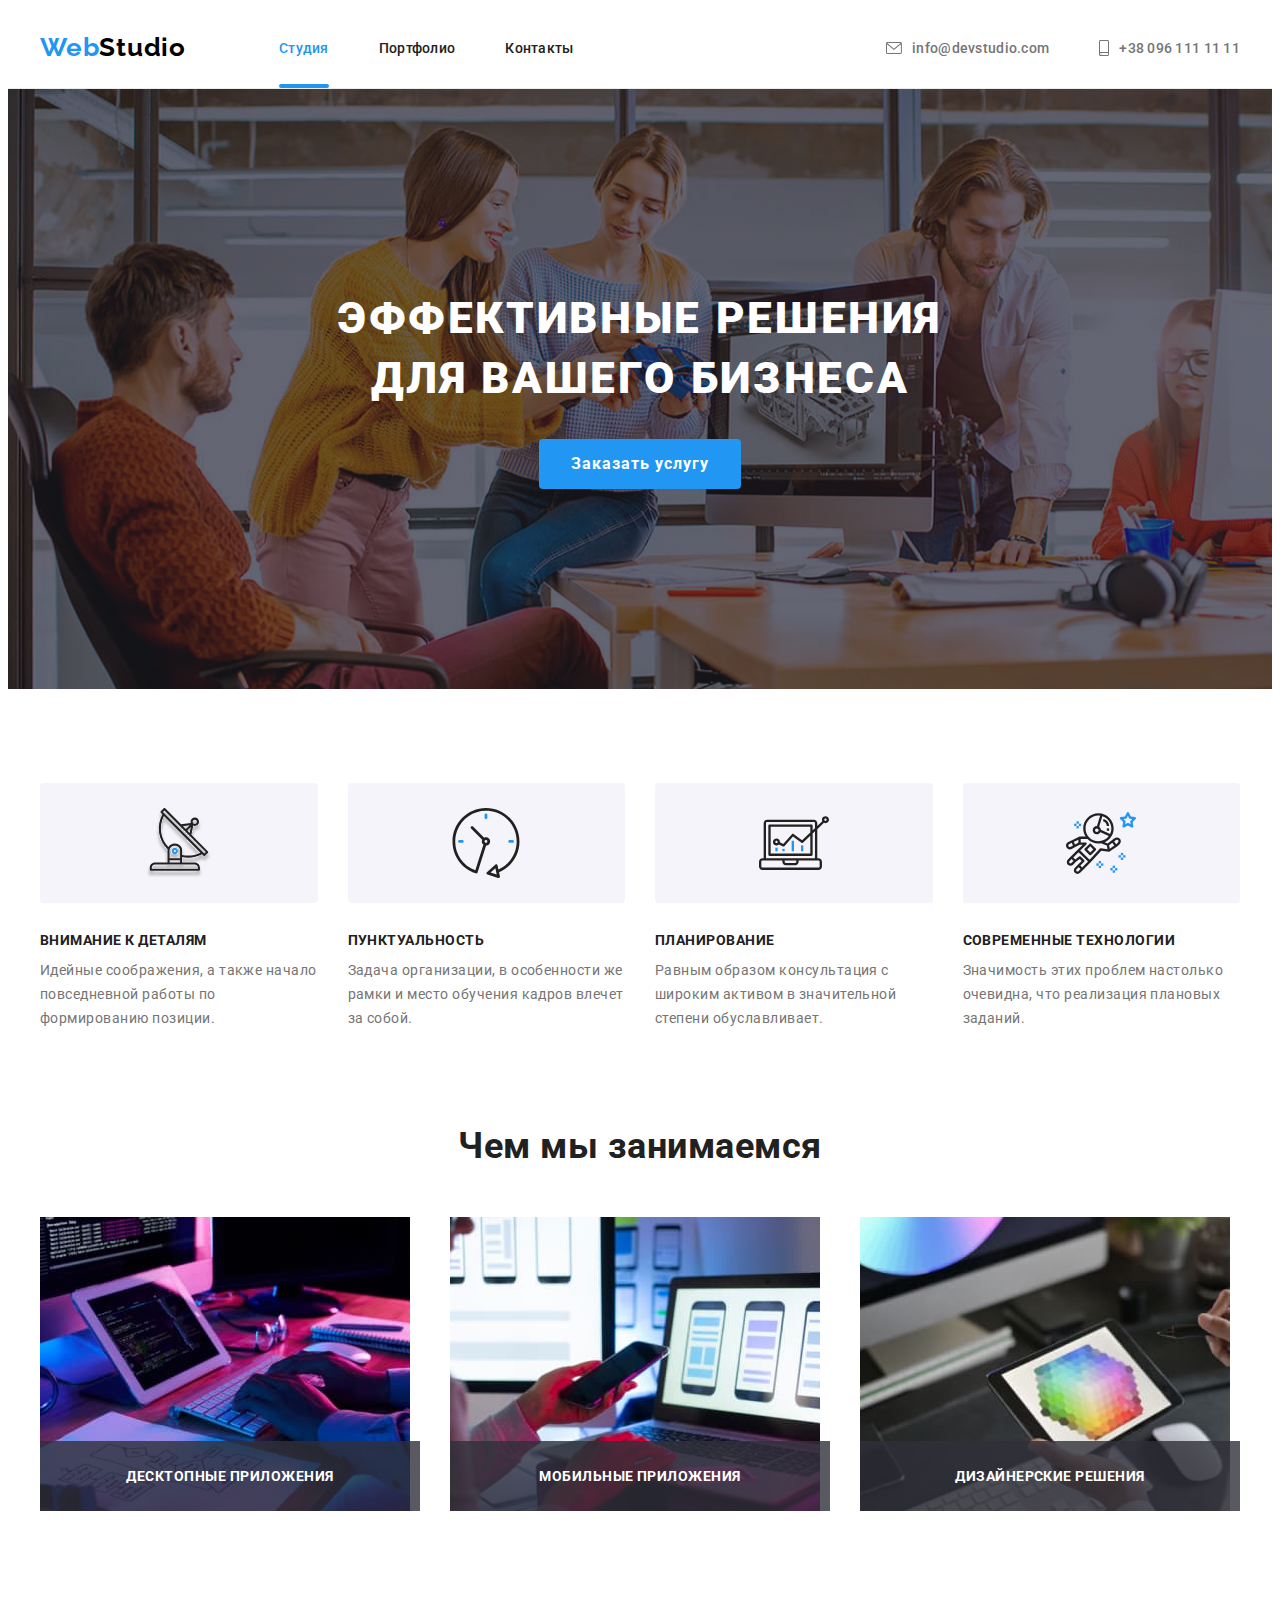
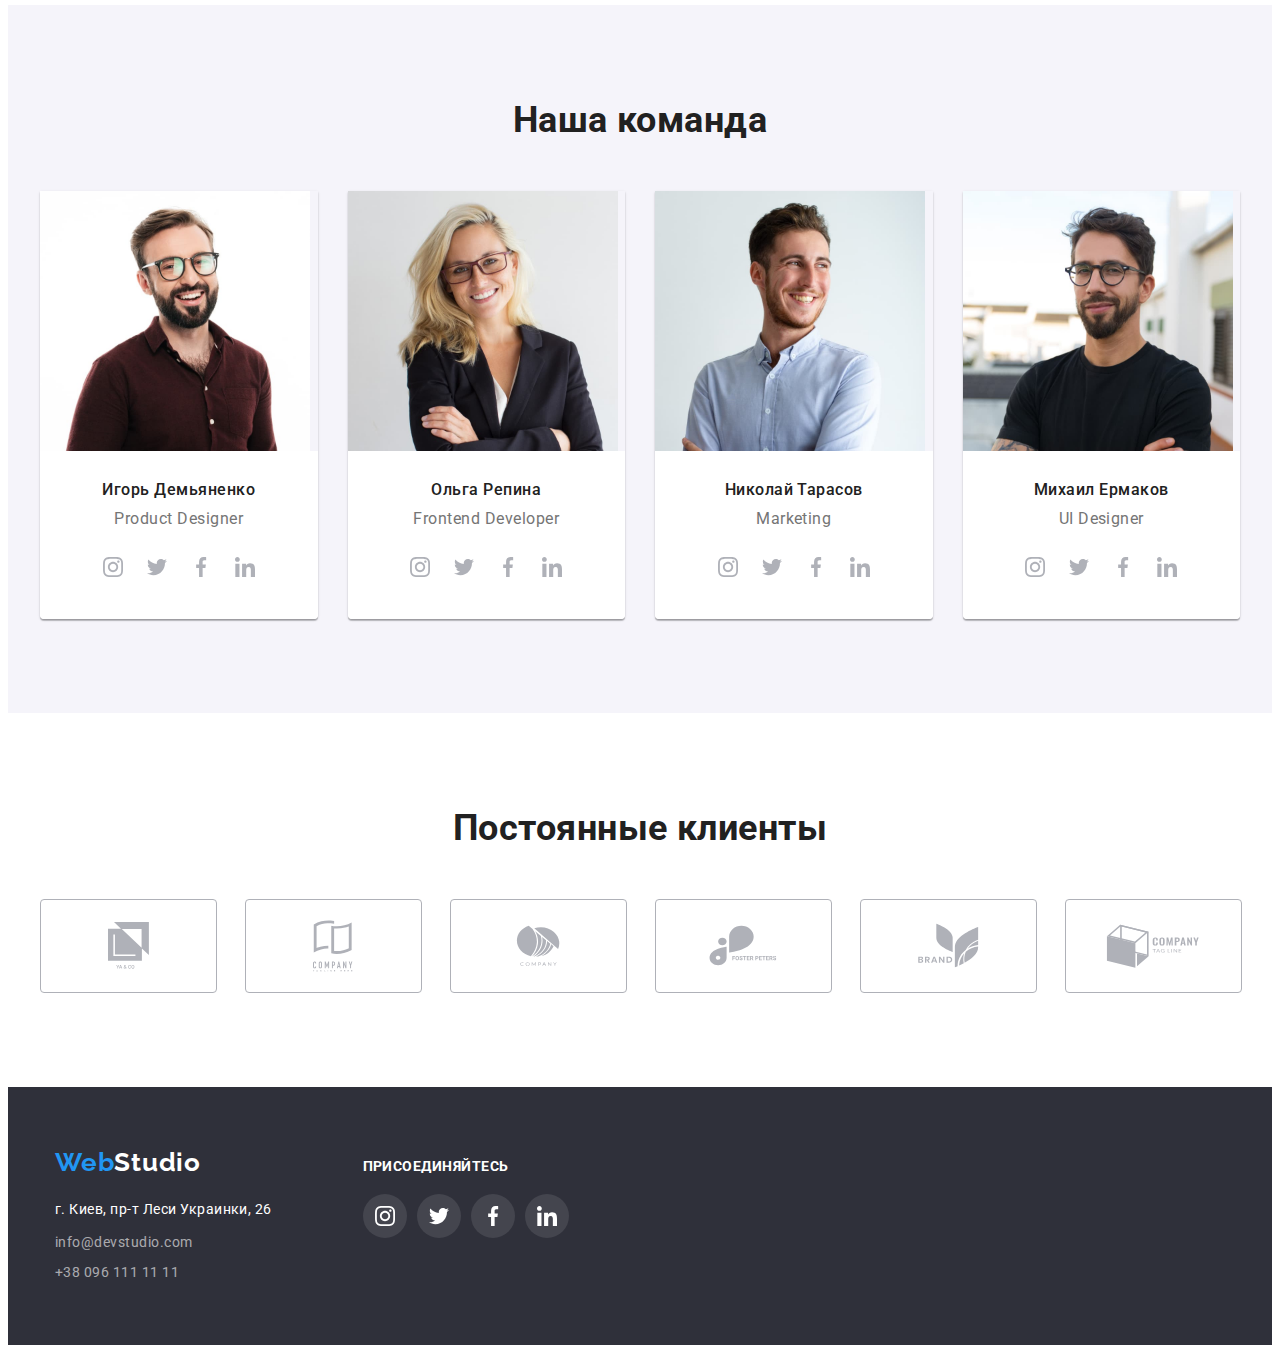
<file: index.html>
<!DOCTYPE html>
<html lang="ru">
<head>
    <meta charset="UTF-8">
    <meta http-equiv="X-UA-Compatible" content="IE=edge">
    <meta name="viewport" content="width=device-width, initial-scale=1.0">
    <title>Студия</title>
    <link rel="preconnect" href="https://fonts.googleapis.com">
    <link rel="preconnect" href="https://fonts.gstatic.com" crossorigin>
    <link href="https://fonts.googleapis.com/css2?family=Raleway:wght@700&family=Roboto:wght@400;500;700;900&display=swap"
        rel="stylesheet">
    <link rel="stylesheet" href="https://cdnjs.cloudflare.com/ajax/libs/modern-normalize/1.1.0/modern-normalize.min.css"
        integrity="sha512-wpPYUAdjBVSE4KJnH1VR1HeZfpl1ub8YT/NKx4PuQ5NmX2tKuGu6U/JRp5y+Y8XG2tV+wKQpNHVUX03MfMFn9Q=="
        crossorigin="anonymous" referrerpolicy="no-referrer">
    <link rel="stylesheet" href="./css/styles.css">

</head>

<body>
    <header class="header-text">
        <div class="container">
            <nav class="header-nav">
                <a class="logo" href="./index.html"><span>Web</span>Studio</a>
                <ul class="nav-list">
                    <li class="nav-item"><a class="current" href="./index.html">Студия</a></li>
                    <li class="nav-item"><a href="./portfolio.html">Портфолио</a></li>
                    <li class="nav-item"><a href="">Контакты</a></li>
                </ul>
            </nav>
            
            <ul class="header-contacts">
                <li class="header-contacts-item"><a href="mailto:info@devstudio.com">
                    <svg class="header-icons" width="16" height="12">
                    <use href="./images/icons.svg#icon-envelope"></use>
                </svg>info@devstudio.com</a></li>
                <li class="header-contacts-item"><a href="tel:+380961111111">
                    <svg class="header-icons" width="10" height="16">
                    <use href="./images/icons.svg#icon-smartphone">
                    </use>
                </svg> +38 096 111 11 11</a></li>
            </ul>
        </div>

    </header>
    <main>

        <section class="hero">
            <div class="container">
                <div class="hero-wraper">
                    <h1 class="hero-title">эффективные решения для вашего бизнеса</h1>
                    <button class="hero-button" type="button" data-modal-open>Заказать услугу</button>
                </div>
            </div>
        </section>

        <section class="features">
            <div class="container">
                <h2 class="visually-hidden">Наши особенности</h2>
                <ul class="features-list">
                    <li class="features-item icon-antenna">
                        <h3>Внимание к деталям</h3>
                        <p>Идейные соображения, а также начало повседневной работы по формированию позиции.</p>
                    </li>
                    <li class="features-item icon-clock">
                        <h3>Пунктуальность</h3>
                        <p>Задача организации, в особенности же рамки и место обучения кадров влечет за собой.</p>
                    </li>
                    <li class="features-item icon-diagram">
                        <h3>Планирование</h3>
                        <p>Равным образом консультация с широким активом в значительной степени обуславливает.</p>
                    </li>
                    <li class="features-item icon-astronaut">
                        <h3>Современные технологии</h3>
                        <p>Значимость этих проблем настолько очевидна, что реализация плановых заданий.</p>
                    </li>
                </ul>
            </div>
        </section>

        <section class="services">
            <div class="container">
                <h2 class="section-title">Чем мы занимаемся</h2>
                <ul class="services-list">
                    <li class="services-item">
                        <img src="./images/coding.jpeg" alt="Грамотний код" width="370">
                        <h3 class="services-item-title">Десктопные приложения</h3>
                    </li>
                    <li class="services-item">
                        <img src="./images/mobileapp.jpeg" alt="Мобильные приложения" width="370">
                        <h3 class="services-item-title">Мобильные приложения</h3>
                    </li>
                    <li class="services-item">
                        <img src="./images/design.jpeg" alt="Дизайн сайтов" width="370">
                        <h3 class="services-item-title">Дизайнерские решения</h3>
                    </li>
                </ul>
            </div>
        </section>


        <section class="team">
            <div class="container">
                <h2 class="section-title">Наша команда</h2>
                <ul class="team-list">
                    <li class="team-item">
                        <img src="./images/demianenko.jpeg" alt="Фото Игоря Демьяненко" width="270">
                        <div class="team-item-description">
                            <h3>Игорь Демьяненко</h3>
                            <p lang="En">Product Designer</p>
                            <ul class="team-item-social-links">
                                <li class="team-item-social-link"><a href="https://www.instagram.com/">
                                        <svg class="team-item-social-link-svg">
                                        <use href="./images/icons.svg#icon-instagram"></use>
                                        </svg>
                                    </a>
                                </li>

                                <li class="team-item-social-link">
                                    <a href="https://twitter.com/">
                                        <svg class="team-item-social-link-svg">
                                            <use href="./images/icons.svg#icon-twitter"></use>
                                        </svg>
                                    </a>
                                </li>

                                <li class="team-item-social-link">
                                    <a href="https://www.facebook.com/">
                                        <svg class="team-item-social-link-svg">
                                            <use href="./images/icons.svg#icon-facebook"></use>
                                        </svg>
                                    </a>
                                </li>

                                <li class="team-item-social-link">
                                    <a href="https://www.linkedin.com/">
                                        <svg class="team-item-social-link-svg">
                                            <use href="./images/icons.svg#icon-linkedin"></use>
                                        </svg>
                                    </a>
                                </li>
                            </ul>
                        </div>
                        
                    </li>
                    <li class="team-item">
                        <img src="./images/repina.jpeg" alt="Фото Ольги Репниной" width="270">
                        <div class="team-item-description">
                            <h3>Ольга Репина</h3>
                            <p lang="En">Frontend Developer</p>
                            <ul class="team-item-social-links">
                                <li class="team-item-social-link"><a href="https://www.instagram.com/">
                                        <svg class="team-item-social-link-svg">
                                            <use href="./images/icons.svg#icon-instagram"></use>
                                        </svg>
                                    </a>
                                </li>
                            
                                <li class="team-item-social-link">
                                    <a href="https://twitter.com/">
                                        <svg class="team-item-social-link-svg">
                                            <use href="./images/icons.svg#icon-twitter"></use>
                                        </svg>
                                    </a>
                                </li>
                            
                                <li class="team-item-social-link">
                                    <a href="https://www.facebook.com/">
                                        <svg class="team-item-social-link-svg">
                                            <use href="./images/icons.svg#icon-facebook"></use>
                                        </svg>
                                    </a>
                                </li>
                            
                                <li class="team-item-social-link">
                                    <a href="https://www.linkedin.com/">
                                        <svg class="team-item-social-link-svg">
                                            <use href="./images/icons.svg#icon-linkedin"></use>
                                        </svg>
                                    </a>
                                </li>
                            </ul>
                        </div>
                    </li>
                    <li class="team-item">
                        <img src="./images/tarasov.jpeg" alt="Фото Николая Тарасова" width="270">
                        <div class="team-item-description">
                            <h3>Николай Тарасов</h3>
                            <p lang="En">Marketing</p>
                            <ul class="team-item-social-links">
                                <li class="team-item-social-link"><a href="https://www.instagram.com/">
                                        <svg class="team-item-social-link-svg">
                                            <use href="./images/icons.svg#icon-instagram"></use>
                                        </svg>
                                    </a>
                                </li>
                            
                                <li class="team-item-social-link">
                                    <a href="https://twitter.com/">
                                        <svg class="team-item-social-link-svg">
                                            <use href="./images/icons.svg#icon-twitter"></use>
                                        </svg>
                                    </a>
                                </li>
                            
                                <li class="team-item-social-link">
                                    <a href="https://www.facebook.com/">
                                        <svg class="team-item-social-link-svg">
                                            <use href="./images/icons.svg#icon-facebook"></use>
                                        </svg>
                                    </a>
                                </li>
                            
                                <li class="team-item-social-link">
                                    <a href="https://www.linkedin.com/">
                                        <svg class="team-item-social-link-svg">
                                            <use href="./images/icons.svg#icon-linkedin"></use>
                                        </svg>
                                    </a>
                                </li>
                            </ul>
                        </div>
                        
                    </li>
                    <li class="team-item">
                        <img src="./images/ermakov.jpeg" alt="Фото Михаила Ермакова" width="270">
                        <div class="team-item-description">
                            <h3>Михаил Ермаков</h3>
                            <p lang="En">UI Designer</p>
                            <ul class="team-item-social-links">
                                <li class="team-item-social-link"><a href="https://www.instagram.com/">
                                        <svg class="team-item-social-link-svg">
                                            <use href="./images/icons.svg#icon-instagram"></use>
                                        </svg>
                                    </a>
                                </li>
                            
                                <li class="team-item-social-link">
                                    <a href="https://twitter.com/">
                                        <svg class="team-item-social-link-svg">
                                            <use href="./images/icons.svg#icon-twitter"></use>
                                        </svg>
                                    </a>
                                </li>
                            
                                <li class="team-item-social-link">
                                    <a href="https://www.facebook.com/">
                                        <svg class="team-item-social-link-svg">
                                            <use href="./images/icons.svg#icon-facebook"></use>
                                        </svg>
                                    </a>
                                </li>
                            
                                <li class="team-item-social-link">
                                    <a href="https://www.linkedin.com/">
                                        <svg class="team-item-social-link-svg">
                                            <use href="./images/icons.svg#icon-linkedin"></use>
                                        </svg>
                                    </a>
                                </li>
                            </ul>
                        </div>   
                    </li>
                </ul>
            </div>
        </section>
        <section class="regular-customers">
            <div class="container">
                <h2 class="section-title">Постоянные клиенты</h2>
                <ul class="regular-customers-list">
                    <li class="regular-customers-list-item">
                        <a class="regular-customers-link" href="./">
                            <svg class="regular-customer-logo" width="41" height="47">
                                <use href="./images/icons.svg#icon-logo-yaco"></use>
                            </svg>
                        </a>
                    </li>
                    <li class="regular-customers-list-item">
                        <a class="regular-customers-link" href="./">
                            <svg class="regular-customer-logo" width="40" height="52">
                                <use href="./images/icons.svg#icon-logo-company1"></use>
                            </svg>
                        </a>
                    </li>
                    <li class="regular-customers-list-item">
                        <a class="regular-customers-link" href="./">
                            <svg class="regular-customer-logo" width="44" height="41"> 
                                <use href="./images/icons.svg#icon-logo-company2"></use>
                            </svg>
                        </a>
                    </li>
                    <li class="regular-customers-list-item">
                        <a class="regular-customers-link" href="./">
                            <svg class="regular-customer-logo" width="69" height="41">
                                <use href="./images/icons.svg#icon-logo-foster-peters"></use>
                            </svg>
                        </a>
                    </li>
                    <li class="regular-customers-list-item">
                        <a class="regular-customers-link" href="./">
                            <svg class="regular-customer-logo" width="63" height="45">
                                <use href="./images/icons.svg#icon-logo-brand"></use>
                            </svg>
                        </a>
                    </li>
                    <li class="regular-customers-list-item">
                        <a class="regular-customers-link" href="./">
                            <svg class="regular-customer-logo" width="94" height="44">
                                <use href="./images/icons.svg#icon-logo-company3"></use>
                            </svg>
                        </a>
                    </li>
                </ul>
            </div>
           
        </section>
    </main>

    <footer class="footer-text">
        <div class="container">
            <div class="container-left-side">
            <div class="footer-logo-address">
                <a class="logo" href="./index.html"><span>Web</span>Studio</a>
                <address>
                    <p>г. Киев, пр-т Леси Украинки, 26</p>
                    <ul class="footer-contacts">
                        <li class="footer-mail"><a href="mailto:info@devstudio.com">info@devstudio.com</a></li>
                        <li class="footer-phon"><a href="tel:+380961111111">+38 096 111 11 11</a></li>
                    </ul>
                </address>
            </div>
            <div class="footer-social-links">
                <p>присоединяйтесь</p>
                <ul class="footer-social-links-list">
                    <li class="footer-social-link"><a href="https://www.instagram.com/">
                            <svg class="footer-social-link-svg">
                                <use href="./images/icons.svg#icon-instagram"></use>
                            </svg>
                        </a>
                    </li>
            
                    <li class="footer-social-link">
                        <a href="https://twitter.com/">
                            <svg class="footer-social-link-svg">
                                <use href="./images/icons.svg#icon-twitter"></use>
                            </svg>
                        </a>
                    </li>
            
                    <li class="footer-social-link">
                        <a href="https://www.facebook.com/">
                            <svg class="footer-social-link-svg">
                                <use href="./images/icons.svg#icon-facebook"></use>
                            </svg>
                        </a>
                    </li>
            
                    <li class="footer-social-link">
                        <a href="https://www.linkedin.com/">
                            <svg class="footer-social-link-svg">
                                <use href="./images/icons.svg#icon-linkedin"></use>
                            </svg>
                        </a>
                    </li>
                </ul>
            </div>
            </div>
            <div class="container-right-side">

            </div>
        </div>
    </footer>
    <div class="backdrop is-hidden" data-modal>
        <div class="modal-window">
            <button type="button" class="close-btn" data-modal-close>
                <svg class="close-btn-svg">
                    <use href="./images/icons.svg#icon-button-x"></use>
                </svg>
            </button>
        
        </div>
    </div>
    
    <script src="./js/modal.js"></script>
</body>

</html>
</file>
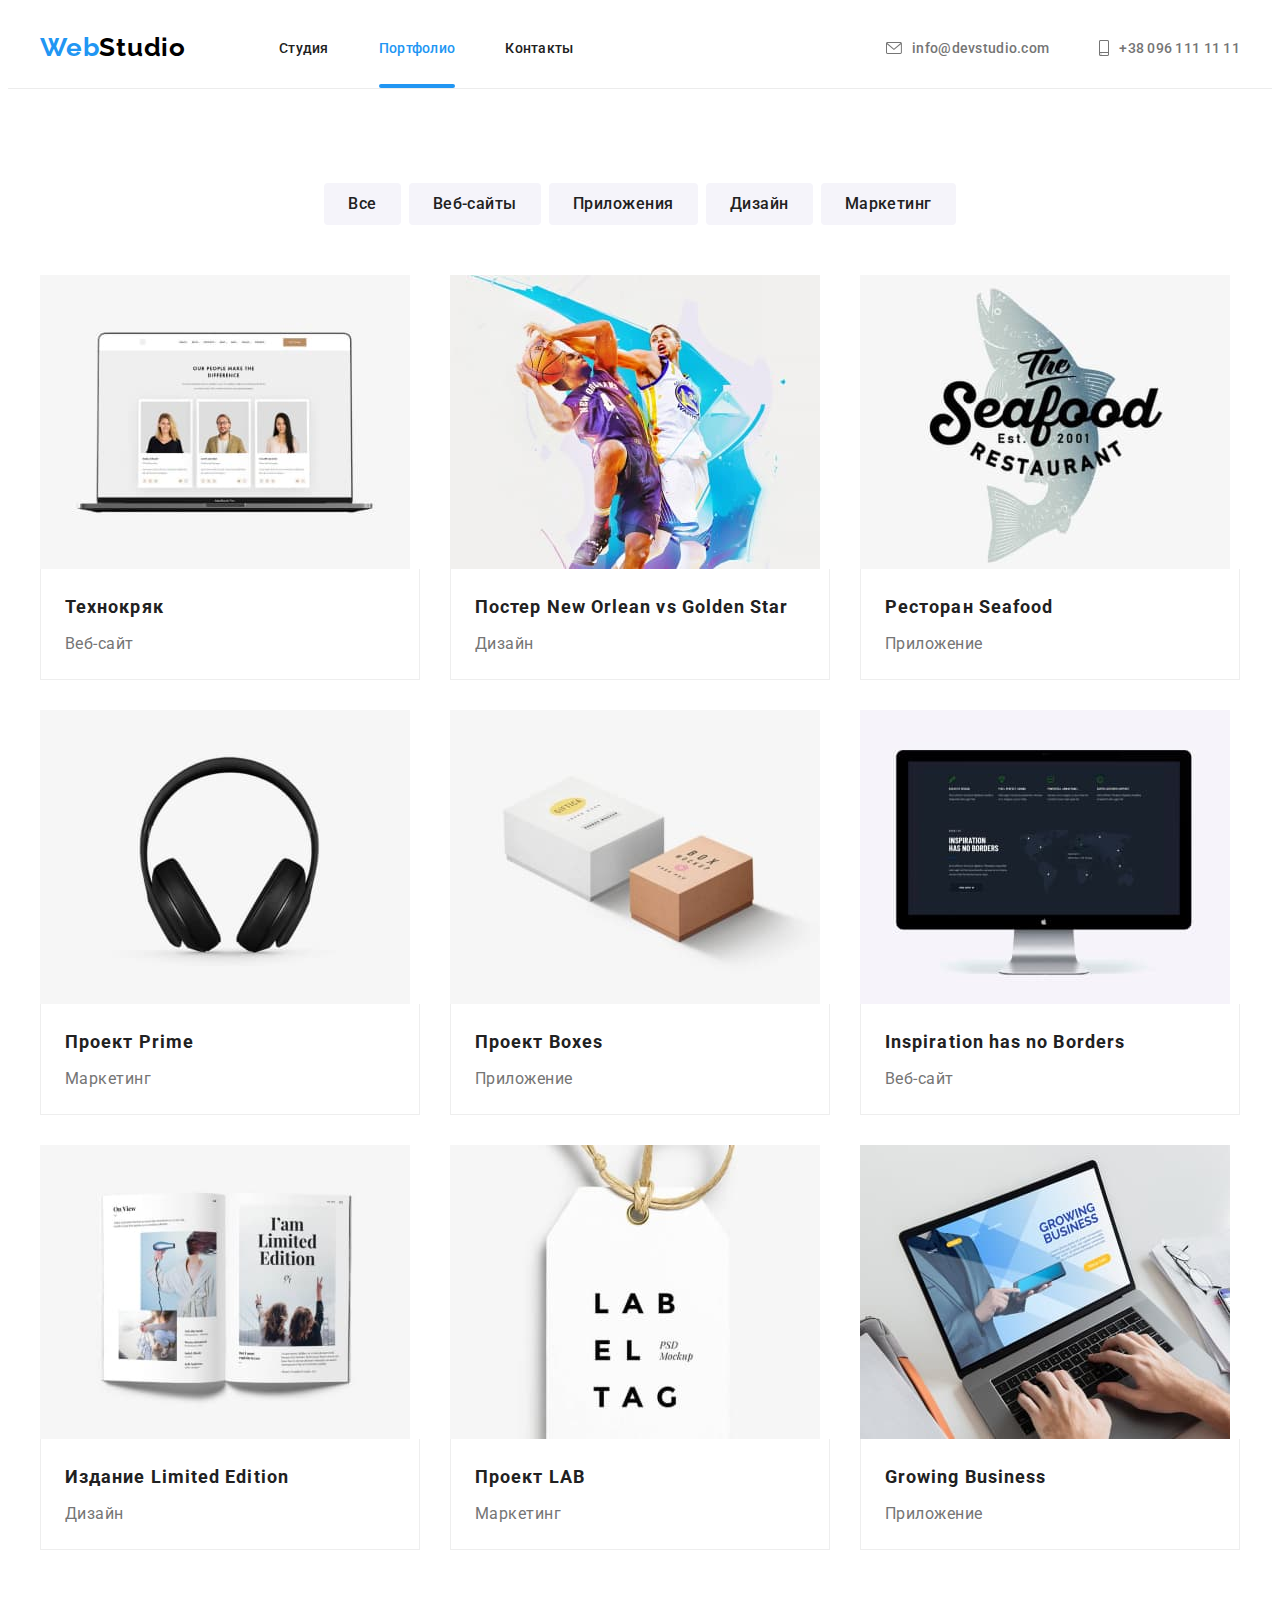
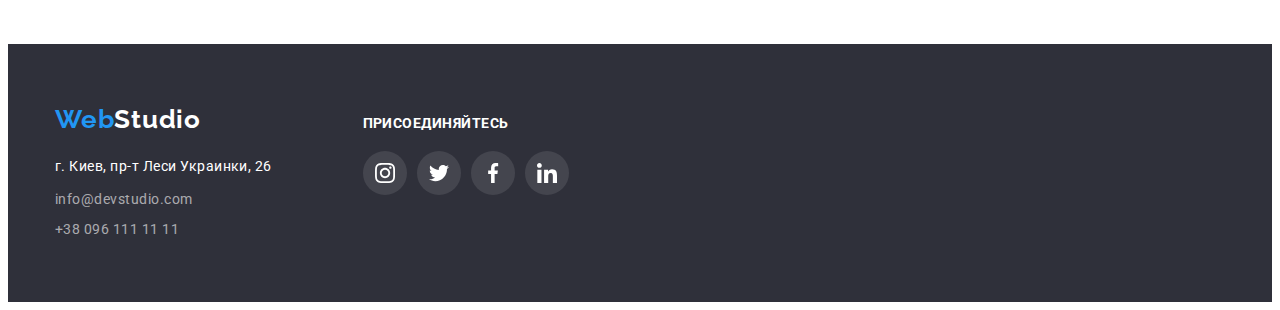
<file: portfolio.html>
<!DOCTYPE html>
<html lang="ru">

<head>
    <meta charset="UTF-8">
    <meta http-equiv="X-UA-Compatible" content="IE=edge">
    <meta name="viewport" content="width=device-width, initial-scale=1.0">
    <title>Портфолио</title>
    <link rel="preconnect" href="https://fonts.googleapis.com">
    <link rel="preconnect" href="https://fonts.gstatic.com" crossorigin>
    <link
        href="https://fonts.googleapis.com/css2?family=Raleway:wght@700&family=Roboto:wght@400;500;700;900&display=swap"
        rel="stylesheet">
    <link rel="stylesheet" href="https://cdnjs.cloudflare.com/ajax/libs/modern-normalize/1.1.0/modern-normalize.min.css"
        integrity="sha512-wpPYUAdjBVSE4KJnH1VR1HeZfpl1ub8YT/NKx4PuQ5NmX2tKuGu6U/JRp5y+Y8XG2tV+wKQpNHVUX03MfMFn9Q=="
        crossorigin="anonymous" referrerpolicy="no-referrer">
    <link rel="stylesheet" href="./css/styles.css">

</head>

<body>
<header class="header-text">
    <div class="container">
        <nav class="header-nav">
            <a class="logo" href="./index.html"><span>Web</span>Studio</a>
            <ul class="nav-list">
                <li class="nav-item"><a href="./index.html">Студия</a></li>
                <li class="nav-item"><a class="current" href="./portfolio.html">Портфолио</a></li>
                <li class="nav-item"><a href="">Контакты</a></li>
            </ul>
        </nav>

        <ul class="header-contacts">
            <li class="header-contacts-item"><a href="mailto:info@devstudio.com">
                    <svg class="header-icons" width="16" height="12">
                        <use href="./images/icons.svg#icon-envelope"></use>
                    </svg>info@devstudio.com</a></li>
            <li class="header-contacts-item"><a href="tel:+380961111111">
                    <svg class="header-icons" width="10" height="16">
                        <use href="./images/icons.svg#icon-smartphone">
                        </use>
                    </svg> +38 096 111 11 11</a></li>
        </ul>
    </div>

</header>

    <main>
    
        <section class="examples">
            <div class="container">

            <h1 class="visually-hidden">Примеры наших работ</h1>
            
            <ul class="examples-filter">
                <li class="filter-item"><button type="button">Все</button></li>
                <li class="filter-item"><button type="button">Веб-сайты</button></li>
                <li class="filter-item"><button type="button">Приложения</button></li>
                <li class="filter-item"><button type="button">Дизайн</button></li>
                <li class="filter-item"><button type="button">Маркетинг</button></li>
            </ul>
            
            <ul class="examples-list">
                <li class="examples-item">
                    <a class="examples-item-link" href="./">
                        <div class="example-image-wrapper">
                            <img src="./images/webtechnokriak.jpeg" alt="Пример веб-сайта технокряк" width="370">
                            <p class="example-hint">Технокряк это современная площадка распространения коронавируса. Компании используют эту
                                платформу для цифрового шпионажа и атак на защищённые сервера конкурентов.</p>
                        </div>
                        <div class="example-description">
                            <h2 class="examples-item-title">Технокряк</h2>
                            <p>Веб-сайт</p>
                        </div>
                    </a>
                </li>
                <li class="examples-item">
                    <a class="examples-item-link" href="./">
                        <div class="example-image-wrapper">
                            <img src="./images/posterneworlean.jpeg" alt="Пример дизайна постера" width="370">
                            <p class="example-hint">Технокряк это современная площадка распространения коронавируса. Компании используют эту
                                платформу для цифрового шпионажа и атак на защищённые сервера конкурентов.</p>
                        </div>
                        <div class="example-description">
                            <h2 class="examples-item-title">Постер New Orlean vs Golden Star</h2>
                            <p>Дизайн</p>  
                        </div>
                    </a>
                </li>
                <li class="examples-item">
                    <a class="examples-item-link" href="./">
                        <div class="example-image-wrapper">
                            <img src="./images/restaurantseafood.jpeg" alt="Пример приложения для ресторана" width="370">
                            <p class="example-hint">Технокряк это современная площадка распространения коронавируса. Компании используют эту
                                платформу для цифрового шпионажа и атак на защищённые сервера конкурентов.</p>
                        </div>
                        <div class="example-description">
                        <h2 class="examples-item-title">Ресторан Seafood</h2>
                            <p>Приложение</p> 
                        </div>
                    </a>
                </li>
                <li class="examples-item">
                    <a class="examples-item-link" href="./">
                        <div class="example-image-wrapper">
                            <img src="./images/projectprime.jpeg" alt="Пример маркетингового проекта" width="370">
                            <p class="example-hint">Технокряк это современная площадка распространения коронавируса. Компании используют эту
                                платформу для цифрового шпионажа и атак на защищённые сервера конкурентов.</p>
                        </div>
                        <div class="example-description">
                            <h2 class="examples-item-title">Проект Prime</h2>
                            <p>Маркетинг</p>
                        </div>
                    </a>
                </li>
                <li class="examples-item">
                    <a class="examples-item-link" href="./">
                        <div class="example-image-wrapper">
                            <img src="./images/projectboxes.jpeg" alt="Пример проекта коробочки" width="370">
                            <p class="example-hint">Технокряк это современная площадка распространения коронавируса. Компании используют эту
                                платформу для цифрового шпионажа и атак на защищённые сервера конкурентов.</p>
                        </div>
                        <div class="example-description">
                            <h2 class="examples-item-title">Проект Boxes</h2>
                            <p>Приложение</p>
                        </div>
                    </a>
                </li>
                <li class="examples-item">
                    <a class="examples-item-link" href="./">
                        <div class="example-image-wrapper">
                            <img src="./images/inspiration.jpeg" alt="Пример веб-сайта" width="370">
                            <p class="example-hint">Технокряк это современная площадка распространения коронавируса. Компании используют эту
                                платформу для цифрового шпионажа и атак на защищённые сервера конкурентов.</p>
                        </div>
                        <div class="example-description">
                            <h2 class="examples-item-title">Inspiration has no Borders</h2>
                            <p>Веб-сайт</p>
                        </div>
                    </a>
                </li>
                <li class="examples-item">
                    <a class="examples-item-link" href="./">
                        <div class="example-image-wrapper">
                            <img src="./images/limitededition.jpeg" alt="Пример дизайна издания" width="370">
                            <p class="example-hint">Технокряк это современная площадка распространения коронавируса. Компании используют эту
                                платформу для цифрового шпионажа и атак на защищённые сервера конкурентов.</p>
                        </div>
                        <div class="example-description">
                            <h2 class="examples-item-title">Издание Limited Edition</h2>
                            <p>Дизайн</p>
                        </div>
                    </a>
                </li>
                <li class="examples-item">
                    <a class="examples-item-link" href="./">
                        <div class="example-image-wrapper">
                            <img src="./images/projectlab.jpeg" alt="Пример проекта лаб" width="370">
                            <p class="example-hint">Технокряк это современная площадка распространения коронавируса. Компании используют эту
                                платформу для цифрового шпионажа и атак на защищённые сервера конкурентов.</p>
                        </div>
                        <div class="example-description">
                            <h2 class="examples-item-title">Проект LAB</h2>
                            <p>Маркетинг</p>
                        </div> 
                    </a>
                </li>
                <li class="examples-item">
                    <a class="examples-item-link" href="./">
                        <div class="example-image-wrapper">
                            <img src="./images/growingbusiness.jpeg" alt="Примера приложения для бизнеса" width="370">
                            <p class="example-hint">Технокряк это современная площадка распространения коронавируса. Компании используют эту
                                платформу для цифрового шпионажа и атак на защищённые сервера конкурентов.</p>
                        </div>
                        <div class="example-description">
                            <h2 class="examples-item-title">Growing Business</h2>
                            <p>Приложение</p>
                        </div>
                    </a>
                </li>
            </ul>
            </div>
        </section>
    </main>

        <footer class="footer-text">
            <div class="container">
                <div class="container-left-side">
                    <div class="footer-logo-address">
                        <a class="logo" href="./index.html"><span>Web</span>Studio</a>
                        <address>
                            <p>г. Киев, пр-т Леси Украинки, 26</p>
                            <ul class="footer-contacts">
                                <li class="footer-mail"><a href="mailto:info@devstudio.com">info@devstudio.com</a></li>
                                <li class="footer-phon"><a href="tel:+380961111111">+38 096 111 11 11</a></li>
                            </ul>
                        </address>
                    </div>
                    <div class="footer-social-links">
                        <p>присоединяйтесь</p>
                        <ul class="footer-social-links-list">
                            <li class="footer-social-link"><a href="https://www.instagram.com/">
                                    <svg class="footer-social-link-svg">
                                        <use href="./images/icons.svg#icon-instagram"></use>
                                    </svg>
                                </a>
                            </li>
        
                            <li class="footer-social-link">
                                <a href="https://twitter.com/">
                                    <svg class="footer-social-link-svg">
                                        <use href="./images/icons.svg#icon-twitter"></use>
                                    </svg>
                                </a>
                            </li>
        
                            <li class="footer-social-link">
                                <a href="https://www.facebook.com/">
                                    <svg class="footer-social-link-svg">
                                        <use href="./images/icons.svg#icon-facebook"></use>
                                    </svg>
                                </a>
                            </li>
        
                            <li class="footer-social-link">
                                <a href="https://www.linkedin.com/">
                                    <svg class="footer-social-link-svg">
                                        <use href="./images/icons.svg#icon-linkedin"></use>
                                    </svg>
                                </a>
                            </li>
                        </ul>
                    </div>
                </div>
                <div class="container-right-side">
        
                </div>
            </div>
        </footer>
</body>

</html>
</file>
<file: css/styles.css>
/* --------------------------------shared styles--------------------------------*/
:root {
  --main-blue: #2196f3;
  --main-icons: #afb1b8;
  --hover-blue: #188ce8;
  --main-white: #ffffff;
  --main-black: #212121;
  --logo-black: #000000;
  --main-gray: #757575;
  --background-sahara: #f5f4fa;
  --background-black: #2f303a;
  --background-hero: #c4c4c4;
  --background-social: rgba(255, 255, 255, 0.1);
}

body {
  font-family: Roboto, sans-serif;
  color: var(--main-black);
  letter-spacing: 0.03em;
}

.nav-item .current {
  position: relative;
  color: var(--main-blue);
}

.container {
  width: 1200px;
  padding-left: 15px;
  padding-right: 15px;
  margin-left: auto;
  margin-right: auto;
}

img {
  display: block;
}

ul {
  padding-left: 0;
  margin-top: 0;
  margin-bottom: 0;

  list-style: none;
}

.visually-hidden {
  position: absolute !important;
  clip: rect(1px 1px 1px 1px);
  clip: rect(1px, 1px, 1px, 1px);
  padding: 0 !important;
  border: 0 !important;
  height: 1px !important;
  width: 1px !important;
  overflow: hidden;
}

/* --------------------------------settings for index.html -------------------------------------*/
.header-text {
  border-bottom: #ececec solid 1px;

  font-weight: 500;
  font-size: 14px;
  line-height: 1.17;
  letter-spacing: 0.02em;
  text-decoration: none;
}

.header-text .container {
  display: flex;
  align-items: center;
}

.header-nav {
  display: flex;
}

.logo {
  color: var(--logo-black);

  font-family: Raleway, sans-serif;
  font-weight: 700;
  font-size: 26px;
  letter-spacing: 0.03em;
  line-height: 1.2;

  text-decoration: none;
}
.header-text .logo {
  display: inline-block;
  padding-top: 24px;
  padding-bottom: 25px;
  margin-right: 93px;
}

.logo span {
  color: var(--main-blue);
}

.nav-list {
  display: flex;
  margin: 0;
  padding: 0;
}

.nav-list a {
  display: inline-block;
  padding-top: 32px;
  padding-bottom: 32px;

  color: var(--main-black);
  text-decoration: none;
  letter-spacing: 0.02em;
}

.nav-list a:hover,
.nav-list a:focus {
  color: var(--main-blue);

  transition-property: color;
  transition-duration: 250ms;
  transition-timing-function: cubic-bezier(0.4, 0, 0.2, 1);
}

.current::after {
  position: absolute;
  bottom: 0;

  content: '';
  display: block;
  height: 4px;
  width: 100%;
  border-radius: 2px;
  background-color: var(--main-blue);
}

.nav-item:not(:last-child) {
  margin-right: 50px;
}

.header-contacts {
  display: flex;
  margin-left: auto;
}

.header-contacts-item a {
  display: flex;
  align-items: center;
  color: var(--main-gray);
  text-decoration: none;

  padding-top: 32px;
  padding-bottom: 32px;
}

.header-contacts-item:not(:last-child) {
  margin-right: 50px;
}

.header-contacts-item a:hover,
.header-contacts-item a:focus {
  color: var(--main-blue);

  transition-property: color;
  transition-duration: 250ms;
  transition-timing-function: cubic-bezier(0.4, 0, 0.2, 1);
}

.header-contacts-item a:hover .header-icons,
.header-contacts-item a:focus .header-icons {
  fill: var(--main-blue);

  transition-property: fill;
  transition-duration: 250ms;
  transition-timing-function: cubic-bezier(0.4, 0, 0.2, 1);
}

.header-icons {
  fill: var(--main-gray);

  margin-right: 10px;
}

.hero {
  padding-top: 200px;
  padding-bottom: 200px;

  background-image: linear-gradient(
      90deg,
      rgba(47, 48, 58, 0.4),
      rgba(47, 48, 58, 0.4)
    ),
    url('../images/hero-bg.png');
  background-size: cover;

  background-color: var(--background-hero);

  color: var(--main-white);
}

.hero-title {
  margin-top: 0;
  margin-bottom: 30px;

  font-weight: 900;
  font-size: 44px;
  line-height: 1.36;
  letter-spacing: 0.06em;
  text-align: center;
  text-transform: uppercase;
}

.hero-wraper {
  display: flex;
  flex-direction: column;
  align-items: center;

  max-width: 700px;
  margin-right: auto;
  margin-left: auto;
}

.hero-button {
  display: block;

  padding-top: 10px;
  padding-right: 32px;
  padding-bottom: 10px;
  padding-left: 32px;
  border-radius: 4px;
  border: 0;

  font-family: Roboto, sans-serif;
  font-weight: 700;
  font-size: 16px;
  line-height: 1.88;
  letter-spacing: 0.06em;

  color: var(--main-white);
  background-color: var(--main-blue);
  cursor: pointer;
}

.hero button:hover,
.hero button:focus {
  background-color: var(--hover-blue);

  transition-property: background-color;
  transition-duration: 250ms;
  transition-timing-function: cubic-bezier(0.4, 0, 0.2, 1);
}
.features {
  padding-top: 94px;
  padding-bottom: 94px;
}

/* .features-icon {
  display: flex;
  justify-content: center;
  align-items: center;
} */

.features-item::before {
  content: '';
  display: block;
  height: 120px;
  border-radius: 4px;
  margin-bottom: 30px;
  background-color: var(--background-sahara);
  background-repeat: no-repeat;
  background-size: 70px 70px;
  background-position: 50% 50%;
}

.icon-antenna::before {
  background-image: url('../images/antenna.svg');
}

.icon-clock::before {
  background-image: url('../images/clock.svg');
}

.icon-diagram::before {
  background-image: url('../images/diagram.svg');
}

.icon-astronaut::before {
  background-image: url('../images/astronaut.svg');
}

.section-title {
  font-weight: 700;
  font-size: 36px;
  line-height: 1.17;
  text-align: center;
  margin-top: 0;
  margin-bottom: 50px;
}

.features h3 {
  margin-top: 0;
  margin-bottom: 10px;

  font-weight: 700;
  font-size: 14px;
  line-height: 1.14;
  text-transform: uppercase;
  text-align: left;
}

.features p {
  margin-top: 0;
  margin-bottom: 0;

  font-size: 14px;
  line-height: 1.71;
  color: var(--main-gray);
}

.features-item {
  width: calc((100% - 4 * 30px) / 4);

  margin-top: 30px;
  margin-left: 30px;
}

.features-list {
  display: flex;
  flex-wrap: wrap;

  margin-top: -30px;
  margin-left: -30px;
}

.services {
  padding-bottom: 94px;
}

.services-list {
  display: flex;
  flex-wrap: wrap;

  margin-top: -30px;
  margin-left: -30px;
}

.services-item {
  position: relative;

  margin-top: 30px;
  margin-left: 30px;
  width: calc((100% - 3 * 30px) / 3);
}

.services-item-title {
  position: absolute;
  bottom: 0;

  width: 100%;
  margin: 0;
  padding-top: 27px;
  padding-bottom: 27px;

  font-size: 14px;
  line-height: 1.17;
  text-align: center;
  text-transform: uppercase;

  color: var(--main-white);
  background-color: rgba(47, 48, 58, 0.8);
}

.team {
  padding-top: 94px;
  padding-bottom: 94px;

  background-color: var(--background-sahara);
}

.team-list {
  display: flex;
  flex-wrap: wrap;

  margin-left: -30px;
  margin-top: -30px;
}

.team-item {
  width: calc((100% - 4 * 30px) / 4);
  margin-left: 30px;
  margin-top: 30px;
  border-bottom-left-radius: 4px;
  border-bottom-right-radius: 4px;
  box-shadow: 0px 1px 3px rgba(0, 0, 0, 0.12), 0px 1px 1px rgba(0, 0, 0, 0.14),
    0px 2px 1px rgba(0, 0, 0, 0.2);
}

.team-item-description {
  padding-top: 30px;
  padding-bottom: 30px;
  padding-right: 30px;
  padding-left: 30px;
  border-bottom-left-radius: 4px;
  border-bottom-right-radius: 4px;

  background-color: var(--main-white);
}

.team-item h3 {
  margin-top: 0;
  margin-bottom: 10px;

  font-weight: 500;
  font-size: 16px;
  line-height: 1.17;
  text-align: center;
}

.team-item p {
  margin-top: 0;
  margin-bottom: 16px;

  font-size: 16px;
  line-height: 1.17;
  text-align: center;
  color: var(--main-gray);
}

.team-item-social-links {
  display: flex;
  justify-content: center;
}

.team-item-social-link {
  display: flex;
}

.team-item-social-link a {
  display: flex;
  justify-content: center;
  align-items: center;

  width: 44px;
  height: 44px;
  border-radius: 50%;
  background-color: transparent;
}

.team-item-social-link-svg {
  width: 20px;
  height: 20px;
  fill: var(--main-icons);
}

.team-item-social-link a:hover,
.team-item-social-link a:focus {
  background-color: var(--main-blue);

  transition-property: background-color;
  transition-duration: 250ms;
  transition-timing-function: cubic-bezier(0.4, 0, 0.2, 1);
}

.team-item-social-link a:hover .team-item-social-link-svg,
.team-item-social-link a:focus .team-item-social-link-svg {
  background-color: var(--main-blue);
  fill: var(--main-white);

  transition-property: background-color, fill;
  transition-duration: 250ms;
  transition-timing-function: cubic-bezier(0.4, 0, 0.2, 1);
}

.regular-customers {
  padding-top: 94px;
  padding-bottom: 94px;
}

.regular-customers-list {
  display: flex;
  margin-top: -30px;
  margin-left: -30px;
}

.regular-customers-list-item {
  margin-left: 30px;
  margin-top: 30px;
  width: calc((100% - 6 * 30px) / 6);
}

.regular-customers-link {
  display: flex;
  align-items: center;
  justify-content: center;

  width: 100%;
  height: 92px;
  border-radius: 4px;
  border: 1px solid var(--main-icons);
}

.regular-customers-link:hover,
.regular-customers-link:focus {
  border-color: var(--main-blue);

  transition-property: border-color;
  transition-duration: 250ms;
  transition-timing-function: cubic-bezier(0.4, 0, 0.2, 1);
}

.regular-customers-link:hover .regular-customer-logo,
.regular-customers-link:focus .regular-customer-logo {
  fill: var(--main-blue);

  transition-property: fill;
  transition-duration: 250ms;
  transition-timing-function: cubic-bezier(0.4, 0, 0.2, 1);
}

.regular-customer-logo {
  display: flex;
  align-items: center;
  justify-content: center;

  fill: var(--main-icons);
}

.footer-text {
  padding-top: 60px;
  padding-bottom: 60px;

  font-size: 14px;
  line-height: 1.71;

  color: var(--main-white);
  background-color: var(--background-black);
}

.footer-text .container {
  display: flex;
  justify-content: center;
}

.container-left-side {
  display: flex;
  align-items: baseline;
  justify-content: space-between;

  width: calc((100% - 30px) / 2);
}

.container-right-side {
  width: calc((100% - 30px) / 2);
}

.footer-logo-address {
  width: calc((100% - 30px) / 2);
  /* margin-right: 86px; */
}

.footer-text .logo {
  display: inline-block;
  margin-bottom: 20px;

  color: var(--main-white);
}

.footer-text p {
  margin-top: 0;
  margin-bottom: 9px;

  font-style: normal;
}

.footer-contacts a {
  color: rgba(255, 255, 255, 0.6);
  font-style: normal;

  text-decoration: none;
}

.footer-contacts a:hover,
.footer-contacts a:focus {
  color: var(--main-blue);

  transition-property: color;
  transition-duration: 250ms;
  transition-timing-function: cubic-bezier(0.4, 0, 0.2, 1);
}

.footer-mail {
  margin-bottom: 6px;
}

.footer-social-links {
  /* padding-top: 16px; */
  width: calc((100% - 30px) / 2);
}

.footer-social-links p {
  margin-bottom: 20px;
  text-transform: uppercase;
  font-weight: 700;
  line-height: 1.17;
}

.footer-social-links-list {
  display: flex;
}
.footer-social-link a {
  display: flex;
  align-items: center;
  justify-content: center;

  width: 44px;
  height: 44px;
  border-radius: 50%;
  background-color: var(--background-social);
}

.footer-social-link:not(:last-child) {
  margin-right: 10px;
}

.footer-social-link a:hover,
.footer-social-link a:focus {
  background-color: var(--main-blue);

  transition-property: background-color;
  transition-duration: 250ms;
  transition-timing-function: cubic-bezier(0.4, 0, 0.2, 1);
}

.footer-social-link-svg {
  width: 20px;
  height: 20px;
  fill: var(--main-white);
}
/* ------------------------styles for portfolio.html -----------------------------------------*/
.examples {
  padding-top: 94px;
  padding-bottom: 94px;
}

.examples-filter {
  display: flex;
  justify-content: center;
  margin-bottom: 50px;

  font-weight: 500;
  font-size: 16px;
  line-height: 1.62;
}

.filter-item:not(:last-child) {
  margin-right: 8px;
}

.filter-item button {
  padding-top: 6px;
  padding-right: 22px;
  padding-bottom: 6px;
  padding-left: 22px;
  border-radius: 4px;
  border-color: transparent;

  font-family: Roboto, sans-serif;
  font-weight: 500;
  font-size: 16px;
  line-height: 1.62;
  letter-spacing: 0.03em;

  background-color: var(--background-sahara);
  color: var(--main-black);
  cursor: pointer;
}

.filter-item button:hover,
.filter-item button:focus {
  background-color: var(--main-blue);
  color: var(--main-white);

  box-shadow: 0px 3px 1px rgba(0, 0, 0, 0.1), 0px 1px 2px rgba(0, 0, 0, 0.08),
    0px 2px 2px rgba(0, 0, 0, 0.12);

  transition-property: background-color, color, box-shadow;
  transition-duration: 250ms;
  transition-timing-function: cubic-bezier(0.4, 0, 0.2, 1);
}

.examples-list {
  display: flex;
  flex-wrap: wrap;

  flex-basis: calc((100% - 3 * 30px) / 3);

  margin-left: -30px;
  margin-top: -30px;
}

.examples-item {
  margin-left: 30px;
  margin-top: 30px;
  width: calc((100% - 3 * 30px) / 3);
}

.examples-item-link {
  display: block;
}

.examples-item-link:hover,
.examples-item-link:focus {
  box-shadow: 0px 1px 1px rgba(0, 0, 0, 0.12), 0px 4px 4px rgba(0, 0, 0, 0.06),
    1px 4px 6px rgba(0, 0, 0, 0.16);

  transition-property: box-shadow;
  transition-duration: 250ms;
  transition-timing-function: cubic-bezier(0.4, 0, 0.2, 1);
}

.example-image-wrapper {
  overflow: hidden;
  position: relative;
}

.example-hint {
  position: absolute;
  top: 0;
  left: 0;

  transform: translatey(100%);

  width: 100%;
  height: 100%;

  margin: 0;
  padding-top: 63px;
  padding-right: 24px;
  padding-bottom: 63px;
  padding-left: 24px;

  font-weight: 400;
  line-height: 1.56;
  font-size: 18px;

  color: var(--main-white);
  background-color: rgba(33, 150, 243, 0.9);
}

.examples-item-link {
  text-decoration: none;
}

.examples-item-link:hover .example-hint,
.examples-item-link:focus .example-hint {
  transform: translatey(0);

  transition-property: transform;
  transition-duration: 250ms;
  transition-timing-function: cubic-bezier(0.4, 0, 0.2, 1);
}

.example-description {
  border-right: 1px solid #eeeeee;
  border-bottom: 1px solid #eeeeee;
  border-left: 1px solid #eeeeee;
  padding-top: 20px;
  padding-left: 24px;
  padding-right: 24px;
  padding-bottom: 20px;
}

.examples-item-title {
  margin-top: 0;
  margin-bottom: 4px;

  font-weight: 700;
  font-size: 18px;
  line-height: 2;
  letter-spacing: 0.06em;

  color: var(--main-black);
}

.example-description p {
  margin-top: 0;
  margin-bottom: 0;

  font-size: 16px;
  line-height: 1.87;

  color: var(--main-gray);
}

.backdrop {
  position: fixed;
  top: 0;
  left: 0;
  z-index: 100;
  width: 100%;
  height: 100%;

  opacity: 1;
  visibility: visible;
  pointer-events: auto;

  transition-property: opacity;
  transition-duration: 250ms;
  transition-timing-function: cubic-bezier(0.4, 0, 0.2, 1);
  background-color: rgba(0, 0, 0, 0.2);
}

.backdrop.is-hidden {
  opacity: 0;
  visibility: hidden;
  pointer-events: none;
}

.modal-window {
  position: absolute;
  top: 50%;
  left: 50%;

  transform: translate(-50%, -50%);
  width: 528px;
  height: 580px;
  /* padding: 40px; */

  width: 528px;
  height: 581px;
  border-radius: 4px;

  box-shadow: 0px 1px 3px rgba(0, 0, 0, 0.12), 0px 1px 1px rgba(0, 0, 0, 0.14),
    0px 2px 1px rgba(0, 0, 0, 0.2);
  background-color: var(--main-white);
}

.close-btn {
  position: absolute;
  display: flex;
  justify-content: center;
  align-items: center;

  width: 30px;
  height: 30px;
  right: 10px;
  top: 10px;

  background: #ffffff;
  border: 1px solid rgba(0, 0, 0, 0.1);
  border-radius: 50%;
}
.close-btn-svg {
  width: 11px;
  height: 11px;
}
</file>
